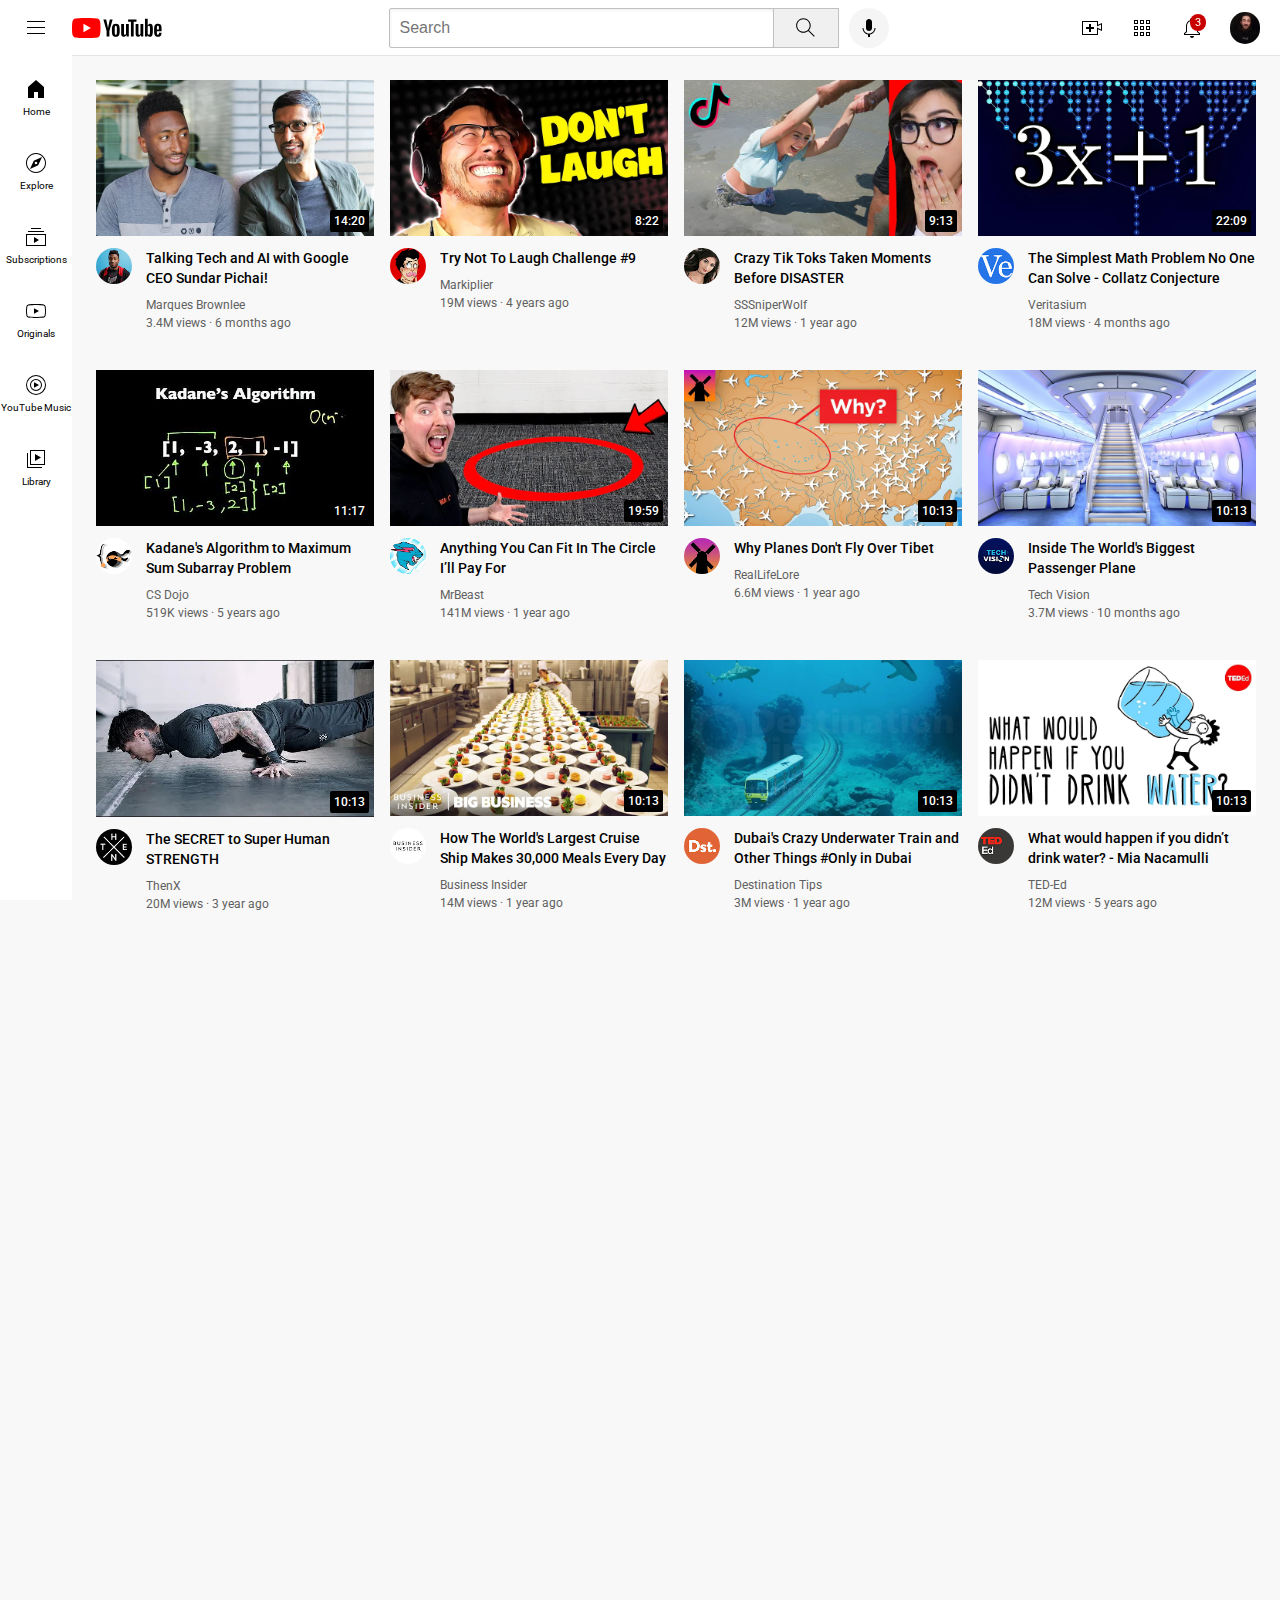
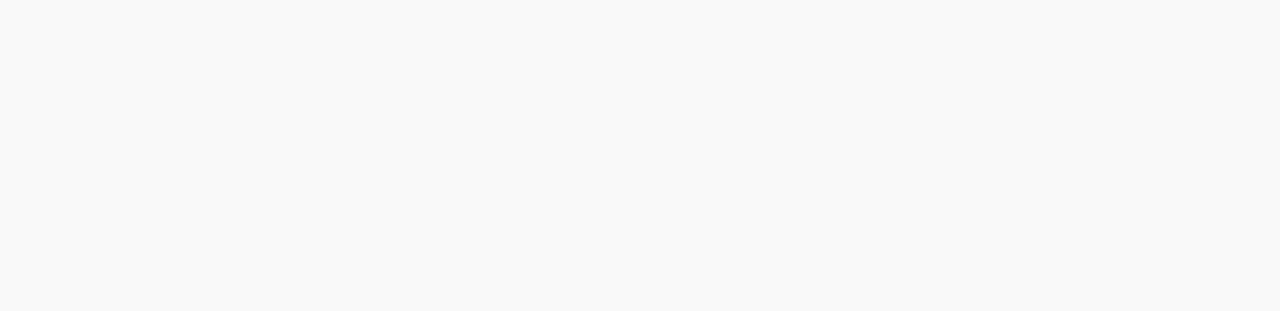
<file: index.html>
<!DOCTYPE html>
<html>
    <head>
        <title>YouTube.com CLONE</title>

        <link rel="preconnect" href="https://fonts.googleapis.com">
        <link rel="preconnect" href="https://fonts.gstatic.com" crossorigin>
        <link href="https://fonts.googleapis.com/css2?family=Roboto:wght@400;500;700&display=swap" rel="stylesheet">

        <link href="https://cdn.jsdelivr.net/npm/bootstrap@5.1.3/dist/css/bootstrap.min.css" rel="stylesheet" integrity="sha384-1BmE4kWBq78iYhFldvKuhfTAU6auU8tT94WrHftjDbrCEXSU1oBoqyl2QvZ6jIW3" crossorigin="anonymous">
        <script src="https://cdn.jsdelivr.net/npm/bootstrap@5.1.3/dist/js/bootstrap.bundle.min.js" integrity="sha384-ka7Sk0Gln4gmtz2MlQnikT1wXgYsOg+OMhuP+IlRH9sENBO0LRn5q+8nbTov4+1p" crossorigin="anonymous"></script>
        <script src="https://cdn.jsdelivr.net/npm/@popperjs/core@2.10.2/dist/umd/popper.min.js" integrity="sha384-7+zCNj/IqJ95wo16oMtfsKbZ9ccEh31eOz1HGyDuCQ6wgnyJNSYdrPa03rtR1zdB" crossorigin="anonymous"></script>
        <script src="https://cdn.jsdelivr.net/npm/bootstrap@5.1.3/dist/js/bootstrap.min.js" integrity="sha384-QJHtvGhmr9XOIpI6YVutG+2QOK9T+ZnN4kzFN1RtK3zEFEIsxhlmWl5/YESvpZ13" crossorigin="anonymous"></script>


        <link rel="stylesheet" href="styles/general.css">
        <link rel="stylesheet" href="styles/video.css">
        <link rel="stylesheet" href="styles/header.css">
        <link rel="stylesheet" href="styles/sidebar.css">
    </head>
    <body>
        <header class="header">
            <div class="left-section">
                <img class="hamburger-menu" src="icons/hamburger-menu.svg">
                <img class="youtube-logo" src="icons/youtube-logo.svg">
            </div>
            <div class="middle-section">
                <input class ="search-bar" type="text" placeholder="Search">
                <button class="search-btn">
                    <img class="search-icon" src="icons/search.svg">
                    <div class="tooltip">Search</div>
                </button>
                <!-- Put position absolute inside position relative -->
                <button class="voice-search-btn">
                    <img class="voice-search-icon" src="icons/voice-search-icon.svg">
                    <div class="tooltip">Search with your voice</div>
                </button>
            </div>
            <div class="right-section">
                <div class="upload-icon-container">
                    <img class="upload-icon" src="icons/upload.svg">
                    <div class="tooltip">Create</div>
                </div>
                <div class="youtube-apps-icon-container">
                    <img class="youtube-apps-icon" src="icons/youtube-apps.svg">
                    <div class="tooltip">YouTube Apps</div>
                </div>
                
                <div class="notifications-icon-container">
                    <img class="notification-icon" src="icons/notifications.svg">
                    <div class="notifications-count">3</div>
                    <div class="tooltip">Search</div>
                </div>
                <img class="current-user-picture" src="channel-pictures/foto.jpg">
            </div>
        </header>

        <nav class="sidebar">
            <div class="sidebar-link">
                <img src="icons/home.svg">
                <div>Home</div>
            </div>
            <div class="sidebar-link">
                <img src="icons/explore.svg">
                <div>Explore</div>
            </div>
            <div class="sidebar-link">
                <img src="icons/subscriptions.svg">
                <div>Subscriptions</div>
            </div>
            <div class="sidebar-link">
                <img src="icons/originals.svg">
                <div>Originals</div>
            </div>
            <div class="sidebar-link">
                <img src="icons/youtube-music.svg">
                <div>YouTube Music</div>
            </div>
            <div class="sidebar-link">
                <img src="icons/library.svg">
                <div>Library</div>
            </div>
        </nav>
        
        <main>
            <section class="video-grid">
                            <!-- <div class="card" style="width: 18rem;">
                                <img src="channel-pictures/foto.jpg" class="card-img-top" alt="mia foto">
                                <div class="card-body">
                                <h5 class="card-title">Card title</h5>
                                <p class="card-text">Some quick example text to build on the card title and make up the bulk of the card's content.</p>
                                <a href="#" class="btn btn-primary">Go somewhere</a>
                                </div>
                            </div>  -->
                <div class="video-preview">
                    <div class="thumbnail-row">
                        <img class="thumbnail" src="thumbnails/thumbnail-1.webp">
                        <div class="video-time">14:20</div>
                    </div>
                    <div class="video-info-grid">
                        <div class="channel-picture">
                            <img class ="profile-picture" src="channel-pictures/channel-1.jpeg">
                        </div>
                        <div class="video-info">
                            <p class="video-title" >Talking Tech and AI with Google CEO Sundar Pichai!</p>
                            <p class="video-author" >Marques Brownlee</p>
                            <p class="video-stats">3.4M views &#183; 6 months ago</p>
                        </div>
                    </div>
                </div>
                <div class="video-preview">
                    <div class="thumbnail-row">
                        <img class="thumbnail" src="thumbnails/thumbnail-2.webp">
                        <div class="video-time">8:22</div>
                    </div>
                    <div class="video-info-grid">
                        <div class="channel-picture">
                            <img class ="profile-picture" src="channel-pictures/channel-2.jpeg">
                        </div>
                        <div class="video-info">
                            <p class="video-title" >Try Not To Laugh Challenge #9</p>
                            <p class="video-author" >Markiplier</p>
                            <p class="video-stats">19M views &#183; 4 years ago</p>
                        </div>
                    </div>
                </div>
        
                <div class="video-preview">
                    <div class="thumbnail-row">
                        <img class="thumbnail" src="thumbnails/thumbnail-3.webp">
                        <div class="video-time">9:13</div>
                    </div>
                    <div class="video-info-grid">
                        <div class="channel-picture">
                            <img class ="profile-picture" src="channel-pictures/channel-3.jpeg">
                        </div>
                        <div class="video-info">
                            <p class="video-title" >Crazy Tik Toks Taken Moments Before DISASTER</p>
                            <p class="video-author" >SSSniperWolf</p>
                            <p class="video-stats">12M views &#183; 1 year ago</p>
                        </div>
                    </div>
                </div>
                <div class="video-preview">
                    <div class="thumbnail-row">
                        <img class="thumbnail" src="thumbnails/thumbnail-4.webp">
                        <div class="video-time">22:09</div>
                    </div>
                    <div class="video-info-grid">
                        <div class="channel-picture">
                            <img class ="profile-picture" src="channel-pictures/channel-4.jpeg">
                        </div>
                        <div class="video-info">
                            <p class="video-title" >The Simplest Math Problem No One Can Solve - Collatz Conjecture</p>
                            <p class="video-author" >Veritasium</p>
                            <p class="video-stats">18M views &#183; 4 months ago</p>
                        </div>
                    </div>
                </div>
        
                <div class="video-preview">
                    <div class="thumbnail-row">
                        <img class="thumbnail" src="thumbnails/thumbnail-5.webp">
                        <div class="video-time">11:17</div>
                    </div>
                    <div class="video-info-grid">
                        <div class="channel-picture">
                            <img class ="profile-picture" src="channel-pictures/channel-5.jpeg">
                        </div>
                        <div class="video-info">
                            <p class="video-title" >Kadane's Algorithm to Maximum Sum Subarray Problem</p>
                            <p class="video-author" >CS Dojo</p>
                            <p class="video-stats">519K views &#183; 5 years ago</p>
                        </div>
                    </div>
                </div>
                <div class="video-preview">
                    <div class="thumbnail-row">
                        <img class="thumbnail" src="thumbnails/thumbnail-6.webp">
                        <div class="video-time">19:59</div>
                    </div>
                    <div class="video-info-grid">
                        <div class="channel-picture">
                            <img class ="profile-picture" src="channel-pictures/channel-6.jpeg">
                        </div>
                        <div class="video-info">
                            <p class="video-title" >Anything You Can Fit In The Circle I’ll Pay For</p>
                            <p class="video-author" >MrBeast</p>
                            <p class="video-stats">141M views &#183; 1 year ago</p>
                        </div>
                    </div>
                </div>
                
                <div class="video-preview">
                    <div class="thumbnail-row">
                        <img class="thumbnail" src="thumbnails/thumbnail-7.webp">
                        <div class="video-time">10:13</div>
                    </div>
                    <div class="video-info-grid">
                        <div class="channel-picture">
                            <img class ="profile-picture" src="channel-pictures/channel-7.jpeg">
                        </div>
                        <div class="video-info">
                            <p class="video-title" >Why Planes Don't Fly Over Tibet</p>
                            <p class="video-author" >RealLifeLore</p>
                            <p class="video-stats">6.6M views &#183; 1 year ago</p>
                        </div>
                    </div>
                </div>
                <div class="video-preview">
                    <div class="thumbnail-row">
                        <img class="thumbnail" src="thumbnails/thumbnail-8.webp">
                        <div class="video-time">10:13</div>
                    </div>
                    <div class="video-info-grid">
                        <div class="channel-picture">
                            <img class ="profile-picture" src="channel-pictures/channel-8.jpeg">
                        </div>
                        <div class="video-info">
                            <p class="video-title" >Inside The World's Biggest Passenger Plane</p>
                            <p class="video-author" >Tech Vision</p>
                            <p class="video-stats">3.7M views &#183; 10 months ago</p>
                        </div>
                    </div>
                </div>
                <div class="video-preview">
                    <div class="thumbnail-row">
                        <img class="thumbnail" src="thumbnails/thumbnail-9.webp">
                        <div class="video-time">10:13</div>
                    </div>
                    <div class="video-info-grid">
                        <div class="channel-picture">
                            <img class ="profile-picture" src="channel-pictures/channel-9.jpeg">
                        </div>
                        <div class="video-info">
                            <p class="video-title" >The SECRET to Super Human STRENGTH</p>
                            <p class="video-author" >ThenX</p>
                            <p class="video-stats">20M views &#183; 3 year ago</p>
                        </div>
                    </div>
                </div>
                <div class="video-preview">
                    <div class="thumbnail-row">
                        <img class="thumbnail" src="thumbnails/thumbnail-10.webp">
                        <div class="video-time">10:13</div>
                    </div>
                    <div class="video-info-grid">
                        <div class="channel-picture">
                            <img class ="profile-picture" src="channel-pictures/channel-10.jpeg">
                        </div>
                        <div class="video-info">
                            <p class="video-title" >How The World's Largest Cruise Ship Makes 30,000 Meals Every Day</p>
                            <p class="video-author" >Business Insider</p>
                            <p class="video-stats">14M views &#183; 1 year ago</p>
                        </div>
                    </div>
                </div>
                <div class="video-preview">
                    <div class="thumbnail-row">
                        <img class="thumbnail" src="thumbnails/thumbnail-11.webp">
                        <div class="video-time">10:13</div>
                    </div>
                    <div class="video-info-grid">
                        <div class="channel-picture">
                            <img class ="profile-picture" src="channel-pictures/channel-11.jpeg">
                        </div>
                        <div class="video-info">
                            <p class="video-title">Dubai's Crazy Underwater Train and Other Things &#35;Only in Dubai</p>
                            <p class="video-author" >Destination Tips</p>
                            <p class="video-stats">3M views &#183; 1 year ago</p>
                        </div>
                    </div>
                </div>
                <div class="video-preview">
                    <div class="thumbnail-row">
                        <img class="thumbnail" src="thumbnails/thumbnail-12.webp">
                        <div class="video-time">10:13</div>
                    </div>
                    <div class="video-info-grid">
                        <div class="channel-picture">
                            <img class ="profile-picture" src="channel-pictures/channel-12.jpeg">
                        </div>
                        <div class="video-info">
                            <p class="video-title">What would happen if you didn’t drink water? - Mia Nacamulli</p>
                            <p class="video-author" >TED-Ed</p>
                            <p class="video-stats">12M views &#183; 5 years ago</p>
                        </div>
                    </div>
                </div>
            </section>
        </main>
        

        
    </body>
</html>
</file>
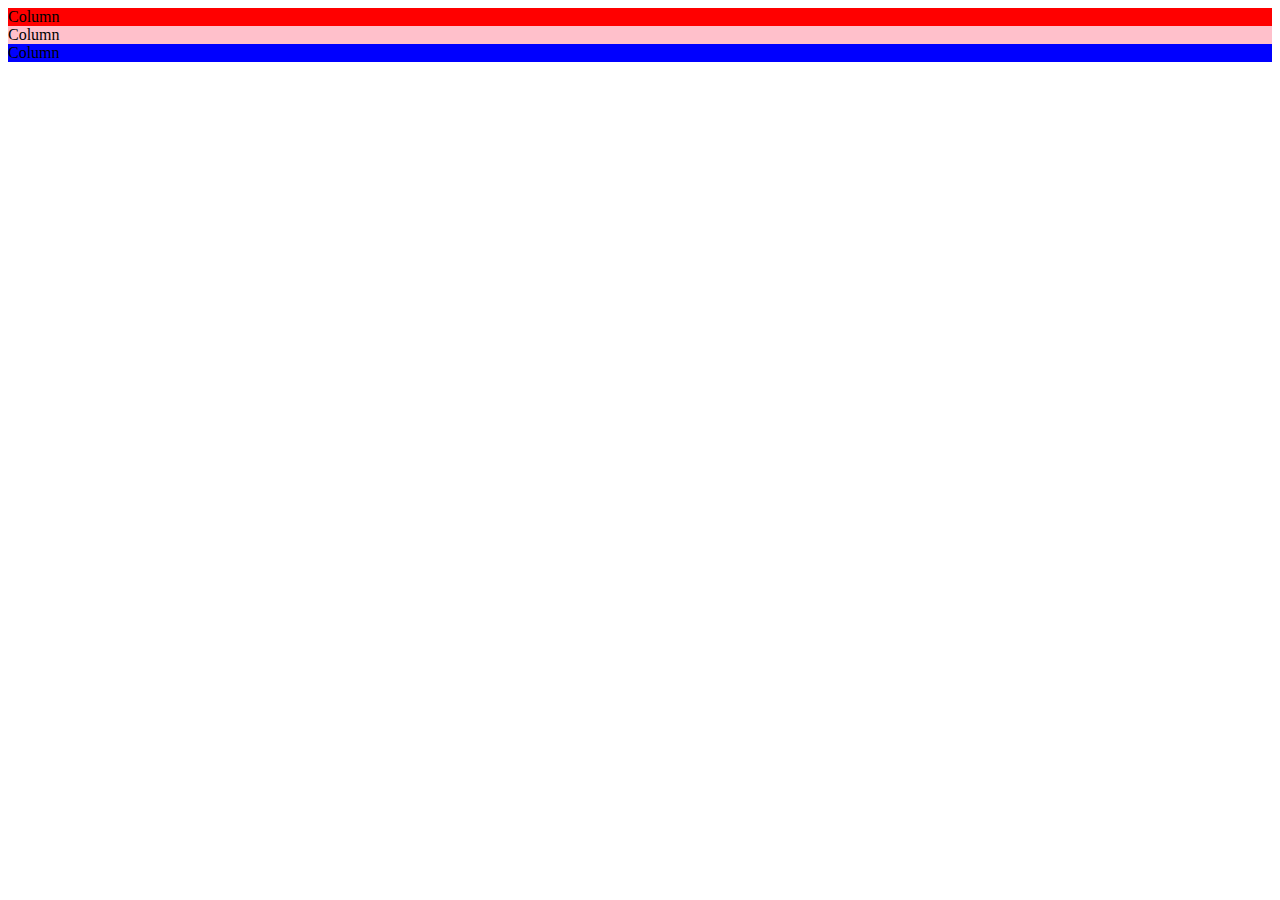
<file: boostrap.html>
<!DOCTYPE html>
<html lang="en">
<head>
    <meta charset="UTF-8">
    <meta http-equiv="X-UA-Compatible" content="IE=edge">
    <meta name="viewport" content="width=device-width, initial-scale=1.0">
    <title>Document</title>
    <link href="https://cdn.jsdelivr.net/npm/bootstrap@5.1.3/dist/css/bootstrap.min.css" rel="stylesheet" integrity="sha384-1BmE4kWBq78iYhFldvKuhfTAU6auU8tT94WrHftjDbrCEXSU1oBoqyl2QvZ6jIW3" crossorigin="anonymous">
    <script src="https://cdn.jsdelivr.net/npm/bootstrap@5.1.3/dist/js/bootstrap.bundle.min.js" integrity="sha384-ka7Sk0Gln4gmtz2MlQnikT1wXgYsOg+OMhuP+IlRH9sENBO0LRn5q+8nbTov4+1p" crossorigin="anonymous"></script>
    <script src="https://cdn.jsdelivr.net/npm/@popperjs/core@2.10.2/dist/umd/popper.min.js" integrity="sha384-7+zCNj/IqJ95wo16oMtfsKbZ9ccEh31eOz1HGyDuCQ6wgnyJNSYdrPa03rtR1zdB" crossorigin="anonymous"></script>
    <script src="https://cdn.jsdelivr.net/npm/bootstrap@5.1.3/dist/js/bootstrap.min.js" integrity="sha384-QJHtvGhmr9XOIpI6YVutG+2QOK9T+ZnN4kzFN1RtK3zEFEIsxhlmWl5/YESvpZ13" crossorigin="anonymous"></script>

</head>
<body>
    
        <div class="row col-md-12 col-xs-12" >
          <div class="col-md-4 col-xs-1" style="
            background-color: red;
          ">
            Column
          </div>
          <div class="col-md-4 col-xs-1" style="
          background-color: pink;
        ">
            Column
          </div>
          <div class="col-md-4 col-xs-1" style="
          background-color: blue;
        ">
            Column
          </div>
        </div>
      
</body>
</html>
</file>
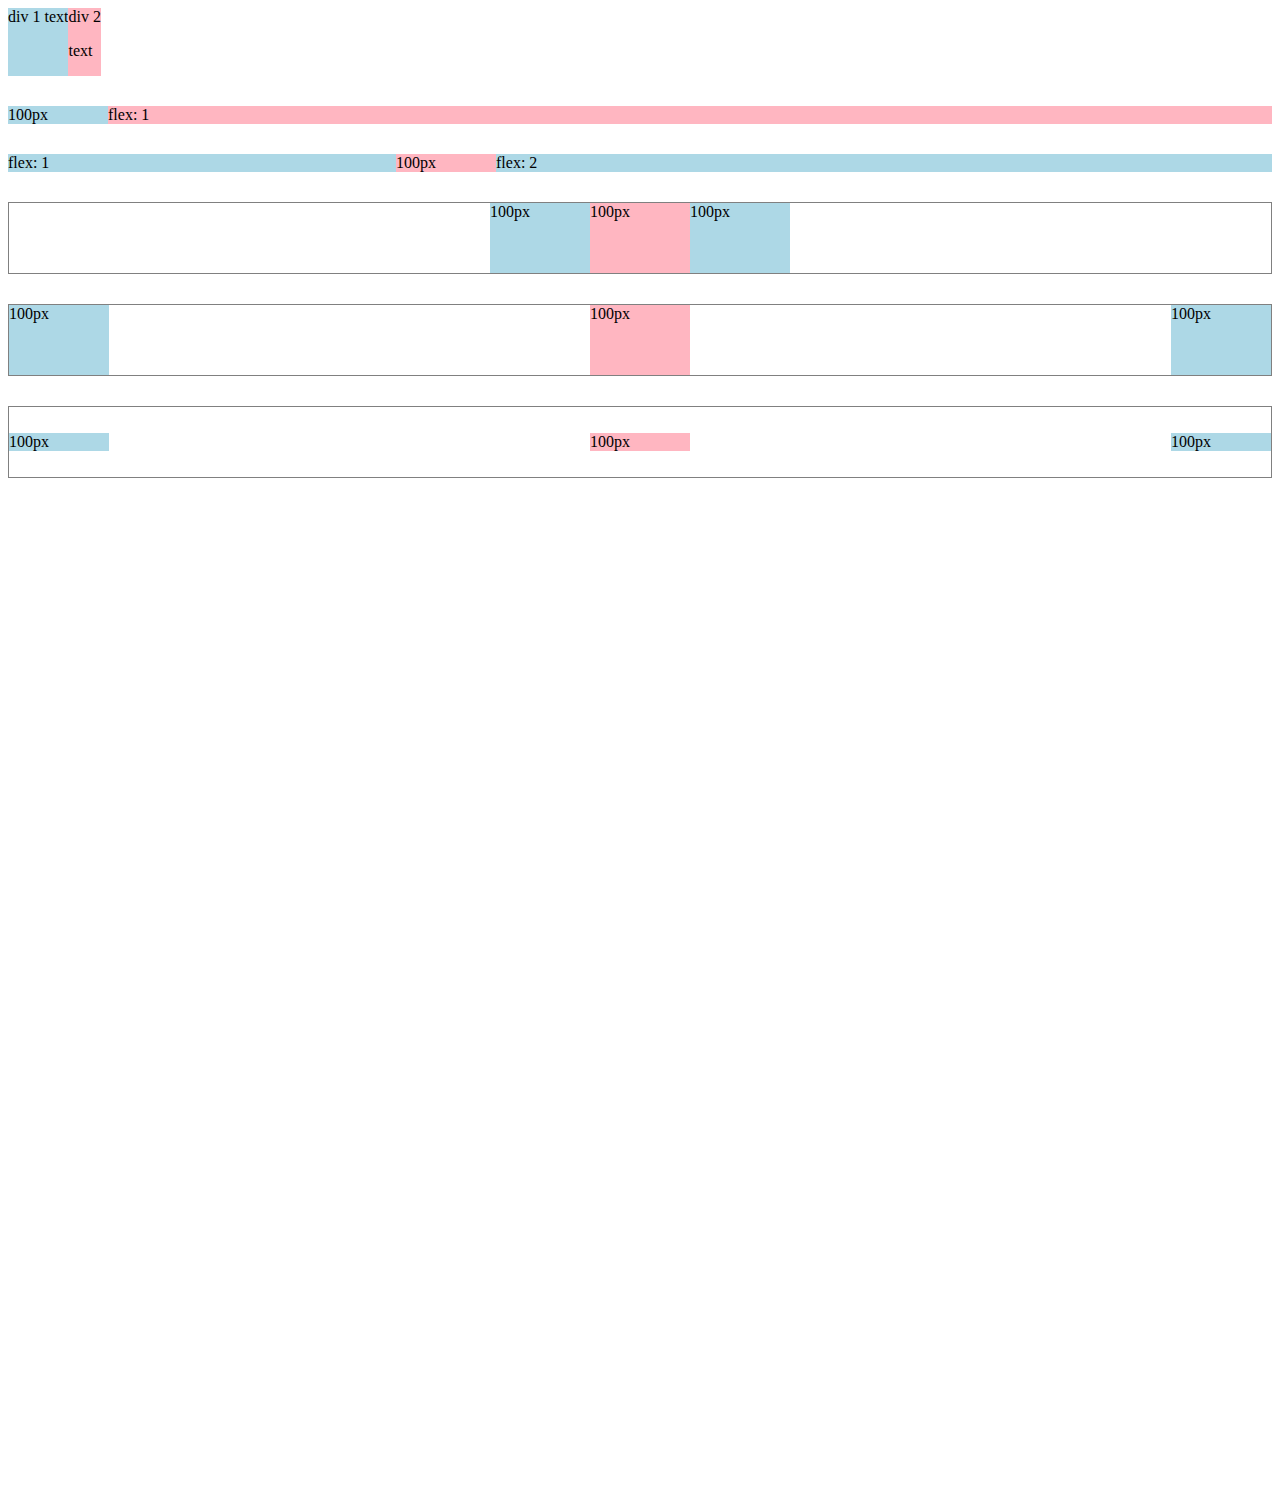
<file: flexbox.html>
<!DOCTYPE html>
<html>
    <head>
        <title>Flexbox Practice</title>
    </head>
    <body style="padding-bottom: 1000px;">
        <div style="
            display: flex;
            flex-direction: row;
        ">
            <div style="background-color: lightblue;">div 1 text</div>
            <div style="background-color: lightpink;">div 2 <p>text</p></div>
        </div>
        <div style="
            margin-top: 30px;
            display: flex;
            flex-direction: row;
            ">
            <div style="
                background-color: lightblue;
                width: 100px;
            ">100px</div>
            <div style="
                background-color: lightpink;
                flex: 1;
            ">flex: 1</div>
        </div>
        <div style="
            margin-top: 30px;
            display: flex;
            flex-direction: row;
            ">
            <div style="
                background-color: lightblue;
                flex: 1;
            ">flex: 1</div>
            <div style="
                background-color: lightpink;
                width: 100px;
            ">100px</div>
            <div style="
                background-color: lightblue;
                flex: 2;
            ">flex: 2</div>
        </div>

        <div style="
            margin-top: 30px;
            height: 70px;
            border-width: 1px;
            border-style: solid;
            border-color: grey;

            display: flex;
            flex-direction: row;
            justify-content: center;
            ">
            <div style="
                background-color: lightblue;
                width: 100px;
            ">100px</div>
            <div style="
                background-color: lightpink;
                width: 100px;
            ">100px</div>
            <div style="
                background-color: lightblue;
                width: 100px;
            ">100px</div>
        </div>
        <div style="
            margin-top: 30px;
            height: 70px;
            border-width: 1px;
            border-style: solid;
            border-color: grey;

            display: flex;
            flex-direction: row;
            justify-content: space-between;
            ">
            <div style="
                background-color: lightblue;
                width: 100px;
            ">100px</div>
            <div style="
                background-color: lightpink;
                width: 100px;
            ">100px</div>
            <div style="
                background-color: lightblue;
                width: 100px;
            ">100px</div>
        </div>
        <div style="
            margin-top: 30px;
            height: 70px;
            border-width: 1px;
            border-style: solid;
            border-color: grey;

            display: flex;
            flex-direction: row;
            justify-content: space-between;
            align-items: center;
            ">
            <div style="
                background-color: lightblue;
                width: 100px;
            ">100px</div>
            <div style="
                background-color: lightpink;
                width: 100px;
            ">100px</div>
            <div style="
                background-color: lightblue;
                width: 100px;
            ">100px</div>
        </div>
    </body>
</html>
</file>
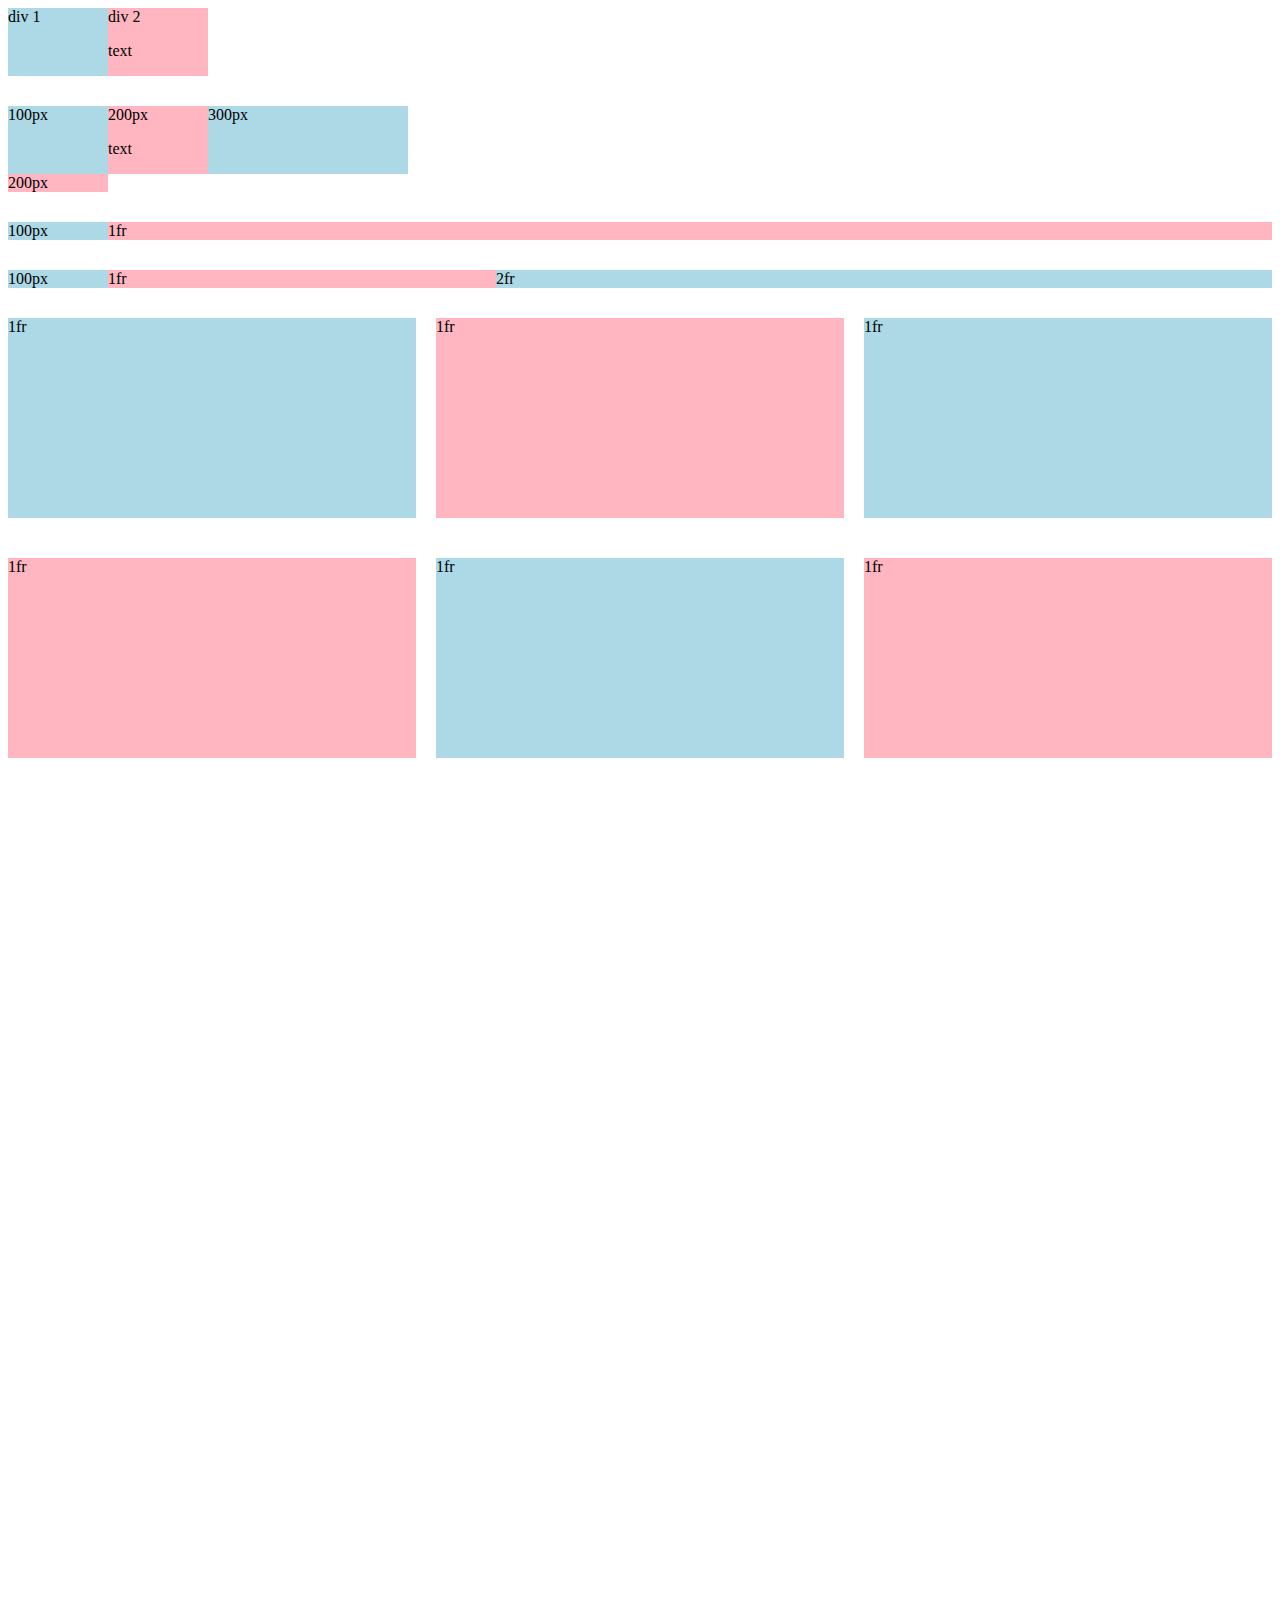
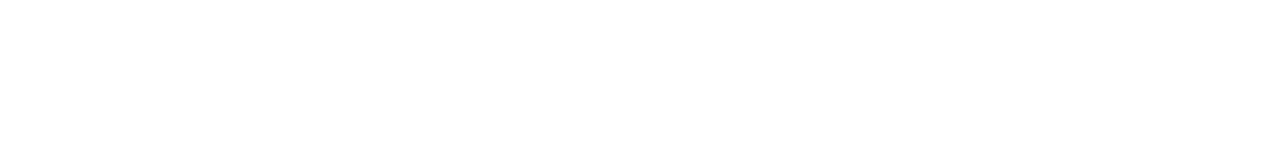
<file: grid.html>
<!DOCTYPE html>
<html>
    <head>
        <title>Grid Practice</title>
    </head>
    <body style="padding-bottom: 1000px;">
        <div style="
            display: grid;
            grid-template-columns: 100px 100px;
        ">
            <div style="background-color: lightblue;">div 1</div>
            <div style="background-color: lightpink;">div 2 <p>text</p></div>
        </div>

        <div style="
            margin-top: 30px;
            display: grid;
            grid-template-columns: 100px 100px 200px;
            ">
            <div style="background-color: lightblue;">100px</div>
            <div style="background-color: lightpink;">200px<p>text</p></div>
            <div style="background-color: lightblue;">300px</div>
            <div style="background-color: lightpink;">200px</div>
        </div>
        <div style="
            margin-top: 30px;
            display: grid;
            grid-template-columns: 100px 1fr;
            ">
            <div style="background-color: lightblue;">100px</div>
            <div style="background-color: lightpink;">1fr</div>
        </div>
        <div style="
            margin-top: 30px;
            display: grid;
            grid-template-columns: 100px 1fr 2fr;
            ">
            <div style="background-color: lightblue;">100px</div>
            <div style="background-color: lightpink;">1fr</div>
            <div style="background-color: lightblue;">2fr</div>
        </div>
        <div style="
            margin-top: 30px;
            display: grid;
            grid-template-columns: 1fr 1fr 1fr;
            column-gap: 20px;
            row-gap: 40px;
            ">
            <div style="background-color: lightblue; height: 200px;">1fr</div>
            <div style="background-color: lightpink; height: 200px;">1fr</div>
            <div style="background-color: lightblue; height: 200px;">1fr</div>
            <div style="background-color: lightpink; height: 200px;">1fr</div>
            <div style="background-color: lightblue; height: 200px;">1fr</div>
            <div style="background-color: lightpink; height: 200px;">1fr</div>
        </div>
    </body>
</html>
</file>
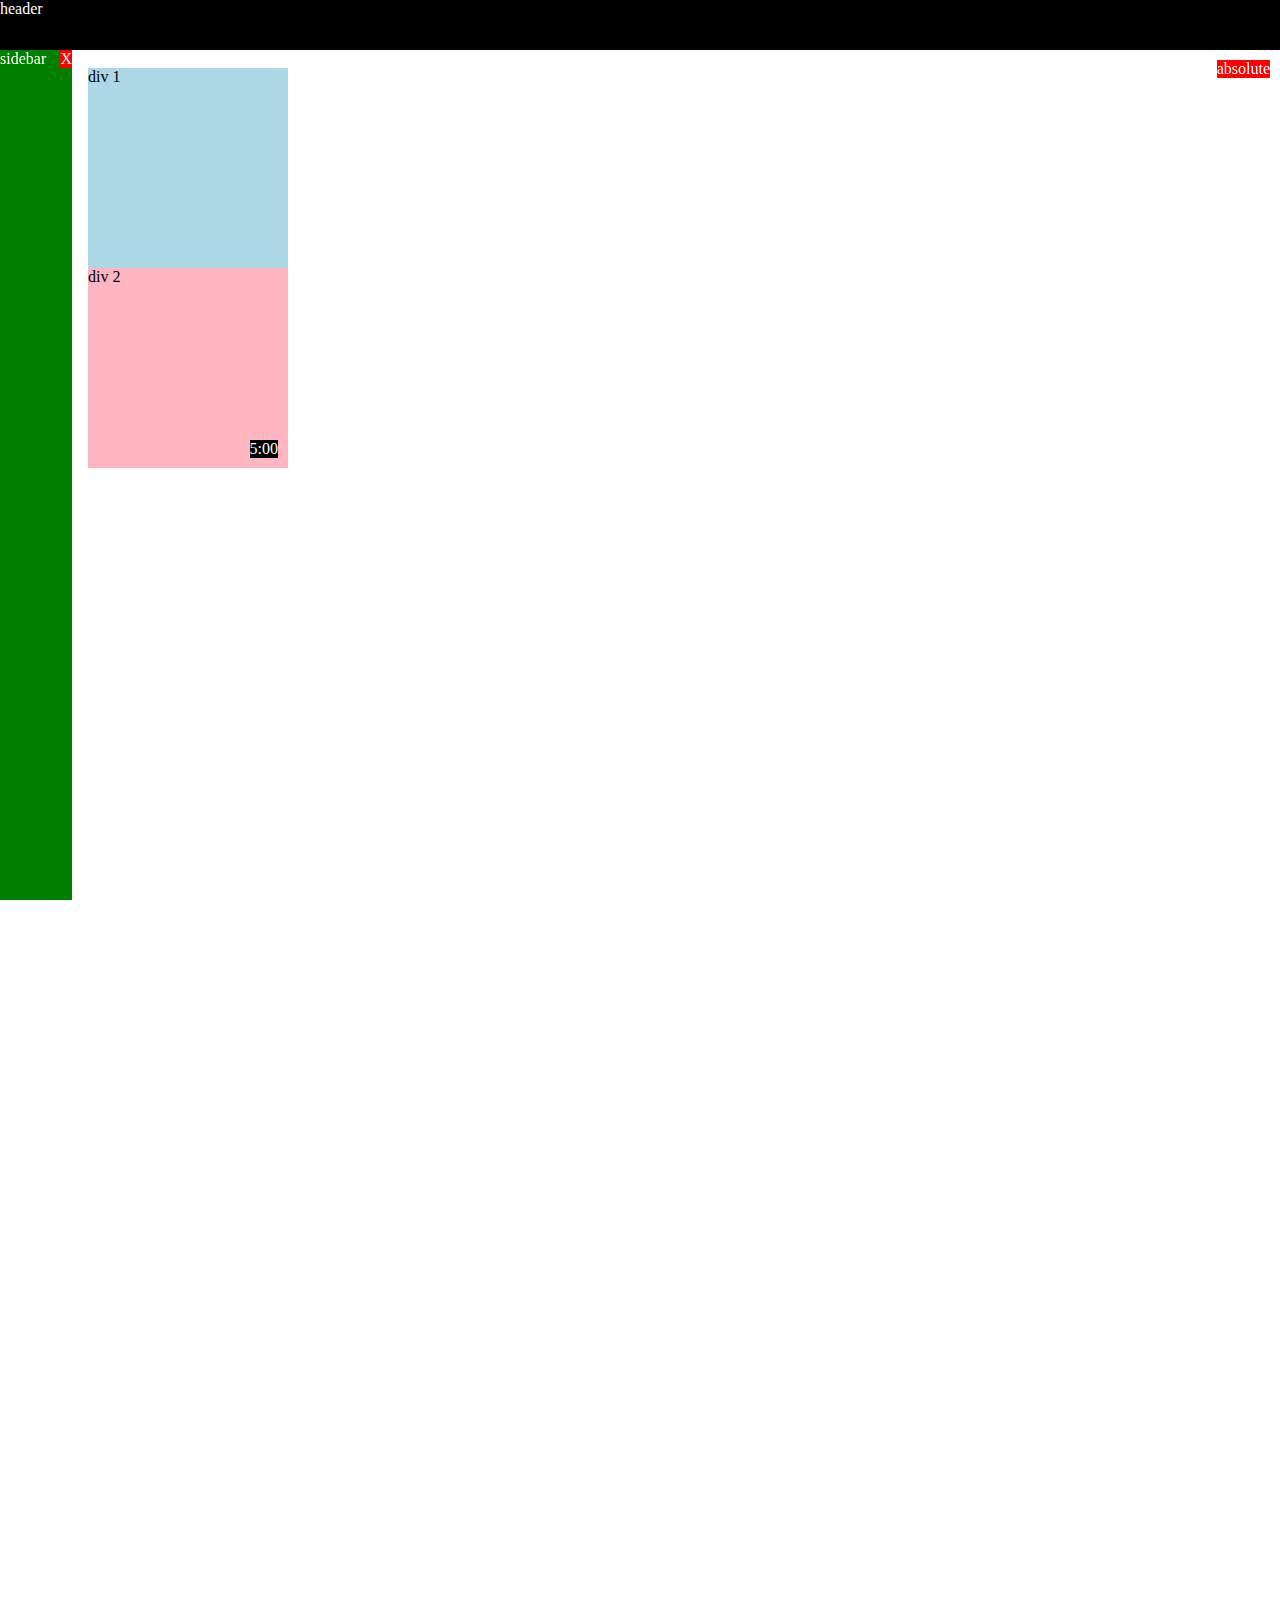
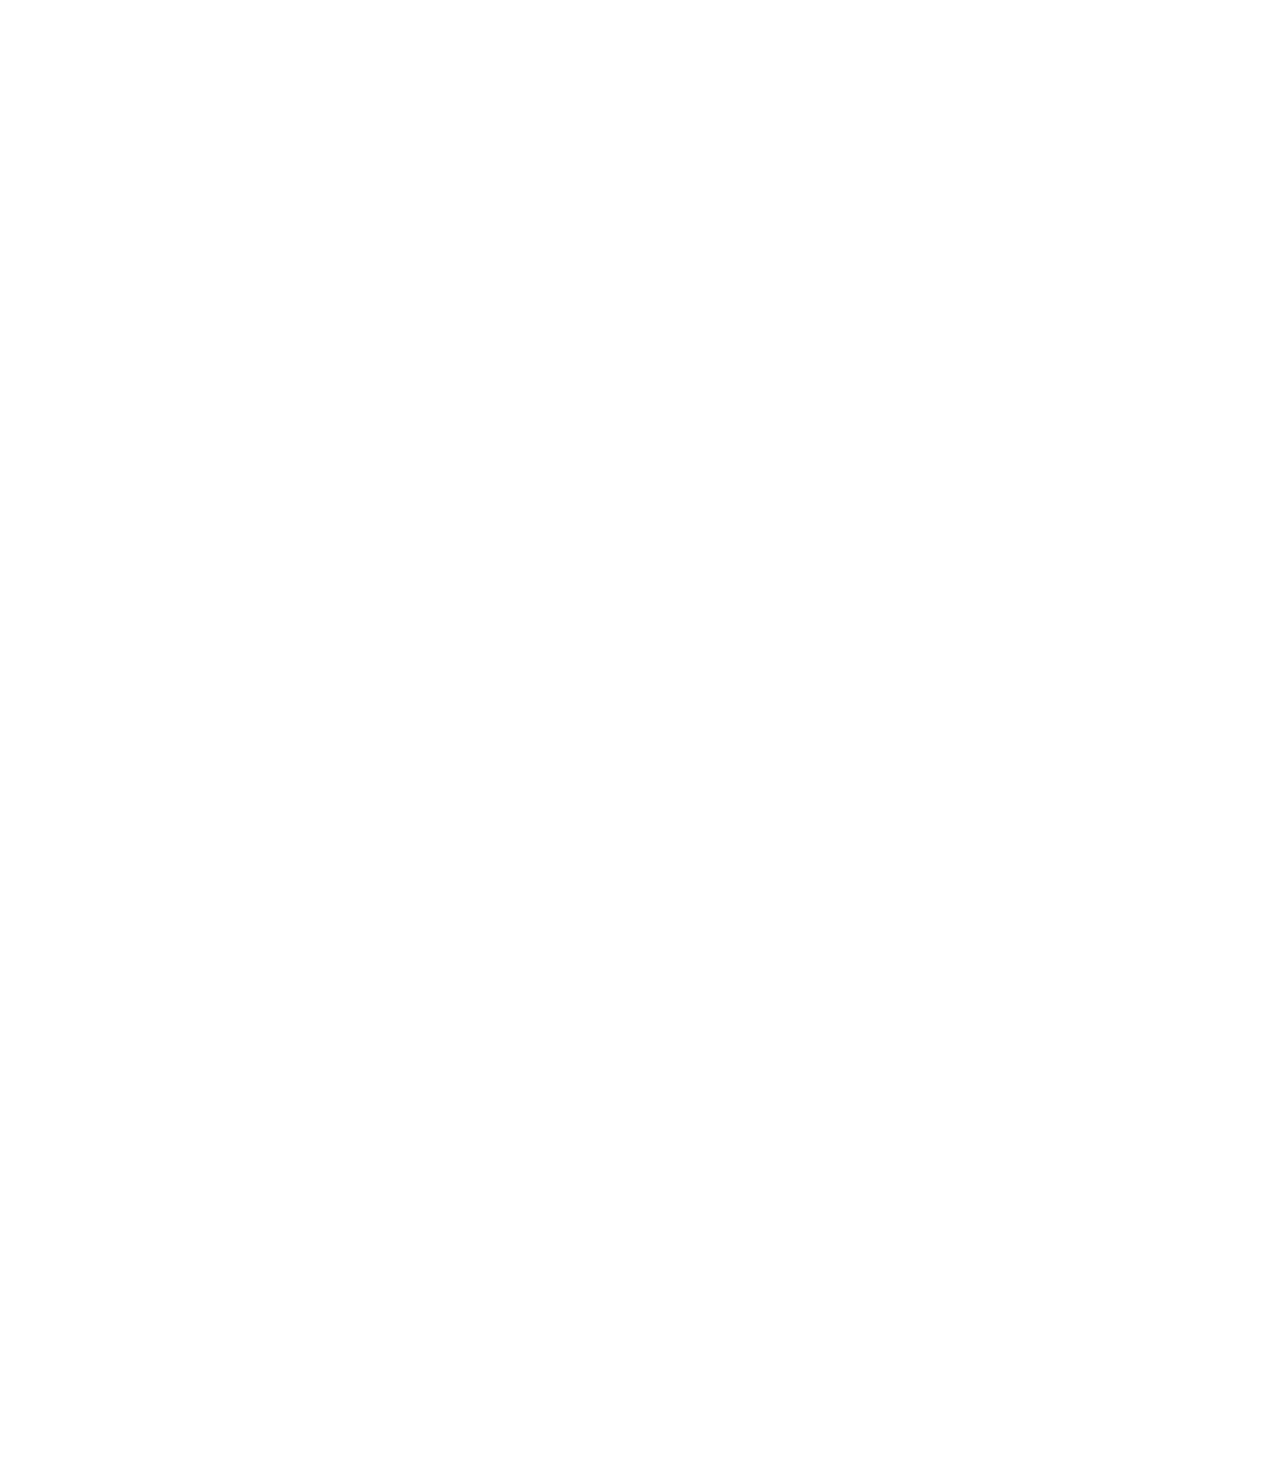
<file: postion.html>
<!DOCTYPE html>
<html>
    <head>
        <title>Position Practice</title>
    </head>
    <body style="
        height: 3000px;
        padding-top: 60px;
        padding-left: 80px;
    ">
        <div style="
            background-color: black;
            color: white;
            position: fixed;
            top: 0;
            left: 0;
            right: 0;
            height: 50px;
            z-index: 1;
        ">header</div>

    <div style="
        background-color: green;
        color: white;
        position: fixed;
        bottom: 0;
        left: 0;
        top: 50px;
        width: 72px;
    ">
    sidebar
        <div style="
            background-color: red;
            color: white;
            position: absolute;
            right: 0;
            top: 0;
            z-index: 2;
        ">
            X
        </div>
    </div>

    <div style="
        background-color: red;
        color: white;
        position: absolute;
        right: 10px;
        top: 60px;
        z-index: 2;
    ">
        absolute
    </div>

        <div style="
            background-color: lightblue;
            height: 200px;
            width: 200px;
            position: static;
        ">div 1</div>
        <div style="
            background-color: lightpink;
            height: 200px;
            width: 200px;
            position: relative;
        ">
        div 2
            <div style="
                background-color: black;
                color: white;
                position: absolute;
                bottom: 10px;
                right: 10px;
            ">
                5:00
            </div>
        </div>
    </body>
</html>
</file>
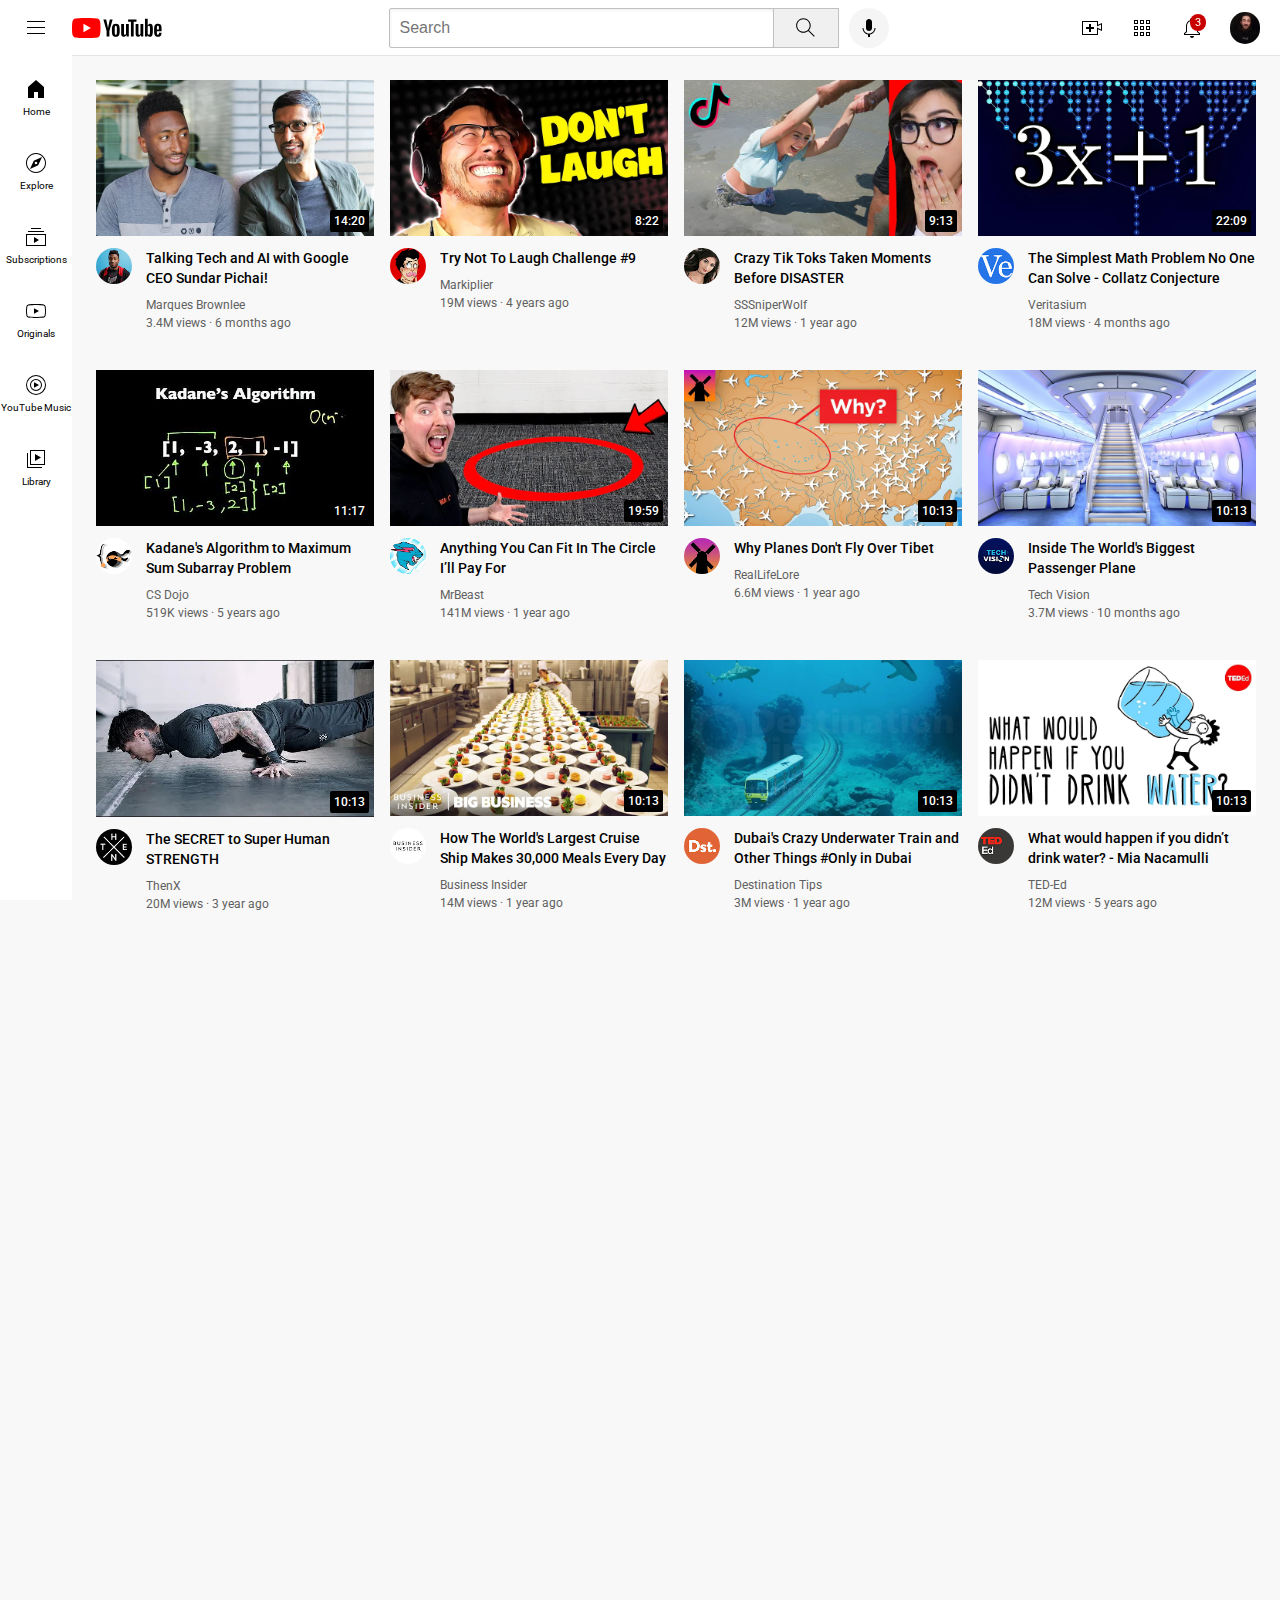
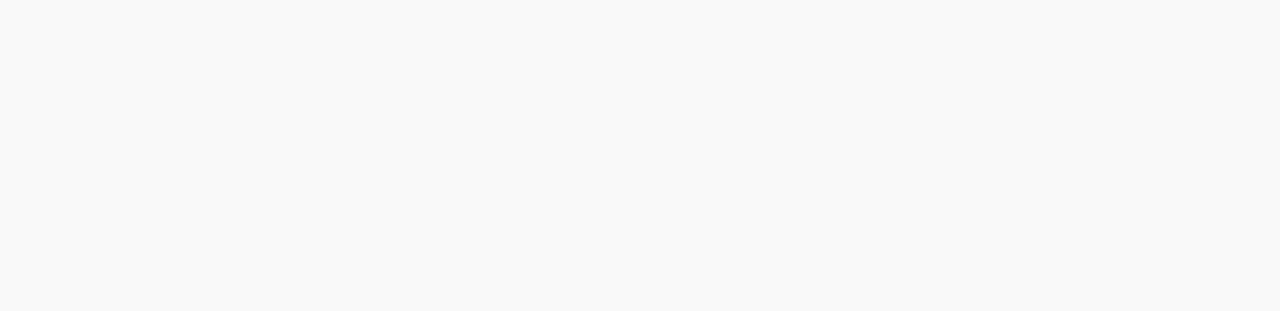
<file: youtube.html>
<!DOCTYPE html>
<html>
    <head>
        <title>YouTube.com CLONE</title>

        <link rel="preconnect" href="https://fonts.googleapis.com">
        <link rel="preconnect" href="https://fonts.gstatic.com" crossorigin>
        <link href="https://fonts.googleapis.com/css2?family=Roboto:wght@400;500;700&display=swap" rel="stylesheet">

        <link href="https://cdn.jsdelivr.net/npm/bootstrap@5.1.3/dist/css/bootstrap.min.css" rel="stylesheet" integrity="sha384-1BmE4kWBq78iYhFldvKuhfTAU6auU8tT94WrHftjDbrCEXSU1oBoqyl2QvZ6jIW3" crossorigin="anonymous">
        <script src="https://cdn.jsdelivr.net/npm/bootstrap@5.1.3/dist/js/bootstrap.bundle.min.js" integrity="sha384-ka7Sk0Gln4gmtz2MlQnikT1wXgYsOg+OMhuP+IlRH9sENBO0LRn5q+8nbTov4+1p" crossorigin="anonymous"></script>
        <script src="https://cdn.jsdelivr.net/npm/@popperjs/core@2.10.2/dist/umd/popper.min.js" integrity="sha384-7+zCNj/IqJ95wo16oMtfsKbZ9ccEh31eOz1HGyDuCQ6wgnyJNSYdrPa03rtR1zdB" crossorigin="anonymous"></script>
        <script src="https://cdn.jsdelivr.net/npm/bootstrap@5.1.3/dist/js/bootstrap.min.js" integrity="sha384-QJHtvGhmr9XOIpI6YVutG+2QOK9T+ZnN4kzFN1RtK3zEFEIsxhlmWl5/YESvpZ13" crossorigin="anonymous"></script>


        <link rel="stylesheet" href="styles/general.css">
        <link rel="stylesheet" href="styles/video.css">
        <link rel="stylesheet" href="styles/header.css">
        <link rel="stylesheet" href="styles/sidebar.css">
    </head>
    <body>
        <header class="header">
            <div class="left-section">
                <img class="hamburger-menu" src="icons/hamburger-menu.svg">
                <img class="youtube-logo" src="icons/youtube-logo.svg">
            </div>
            <div class="middle-section">
                <input class ="search-bar" type="text" placeholder="Search">
                <button class="search-btn">
                    <img class="search-icon" src="icons/search.svg">
                    <div class="tooltip">Search</div>
                </button>
                <!-- Put position absolute inside position relative -->
                <button class="voice-search-btn">
                    <img class="voice-search-icon" src="icons/voice-search-icon.svg">
                    <div class="tooltip">Search with your voice</div>
                </button>
            </div>
            <div class="right-section">
                <div class="upload-icon-container">
                    <img class="upload-icon" src="icons/upload.svg">
                    <div class="tooltip">Create</div>
                </div>
                <div class="youtube-apps-icon-container">
                    <img class="youtube-apps-icon" src="icons/youtube-apps.svg">
                    <div class="tooltip">YouTube Apps</div>
                </div>
                
                <div class="notifications-icon-container">
                    <img class="notification-icon" src="icons/notifications.svg">
                    <div class="notifications-count">3</div>
                    <div class="tooltip">Search</div>
                </div>
                <img class="current-user-picture" src="channel-pictures/foto.jpg">
            </div>
        </header>

        <nav class="sidebar">
            <div class="sidebar-link">
                <img src="icons/home.svg">
                <div>Home</div>
            </div>
            <div class="sidebar-link">
                <img src="icons/explore.svg">
                <div>Explore</div>
            </div>
            <div class="sidebar-link">
                <img src="icons/subscriptions.svg">
                <div>Subscriptions</div>
            </div>
            <div class="sidebar-link">
                <img src="icons/originals.svg">
                <div>Originals</div>
            </div>
            <div class="sidebar-link">
                <img src="icons/youtube-music.svg">
                <div>YouTube Music</div>
            </div>
            <div class="sidebar-link">
                <img src="icons/library.svg">
                <div>Library</div>
            </div>
        </nav>
        
        <main>
            <section class="video-grid">
                            <!-- <div class="card" style="width: 18rem;">
                                <img src="channel-pictures/foto.jpg" class="card-img-top" alt="mia foto">
                                <div class="card-body">
                                <h5 class="card-title">Card title</h5>
                                <p class="card-text">Some quick example text to build on the card title and make up the bulk of the card's content.</p>
                                <a href="#" class="btn btn-primary">Go somewhere</a>
                                </div>
                            </div>  -->
                <div class="video-preview">
                    <div class="thumbnail-row">
                        <img class="thumbnail" src="thumbnails/thumbnail-1.webp">
                        <div class="video-time">14:20</div>
                    </div>
                    <div class="video-info-grid">
                        <div class="channel-picture">
                            <img class ="profile-picture" src="channel-pictures/channel-1.jpeg">
                        </div>
                        <div class="video-info">
                            <p class="video-title" >Talking Tech and AI with Google CEO Sundar Pichai!</p>
                            <p class="video-author" >Marques Brownlee</p>
                            <p class="video-stats">3.4M views &#183; 6 months ago</p>
                        </div>
                    </div>
                </div>
                <div class="video-preview">
                    <div class="thumbnail-row">
                        <img class="thumbnail" src="thumbnails/thumbnail-2.webp">
                        <div class="video-time">8:22</div>
                    </div>
                    <div class="video-info-grid">
                        <div class="channel-picture">
                            <img class ="profile-picture" src="channel-pictures/channel-2.jpeg">
                        </div>
                        <div class="video-info">
                            <p class="video-title" >Try Not To Laugh Challenge #9</p>
                            <p class="video-author" >Markiplier</p>
                            <p class="video-stats">19M views &#183; 4 years ago</p>
                        </div>
                    </div>
                </div>
        
                <div class="video-preview">
                    <div class="thumbnail-row">
                        <img class="thumbnail" src="thumbnails/thumbnail-3.webp">
                        <div class="video-time">9:13</div>
                    </div>
                    <div class="video-info-grid">
                        <div class="channel-picture">
                            <img class ="profile-picture" src="channel-pictures/channel-3.jpeg">
                        </div>
                        <div class="video-info">
                            <p class="video-title" >Crazy Tik Toks Taken Moments Before DISASTER</p>
                            <p class="video-author" >SSSniperWolf</p>
                            <p class="video-stats">12M views &#183; 1 year ago</p>
                        </div>
                    </div>
                </div>
                <div class="video-preview">
                    <div class="thumbnail-row">
                        <img class="thumbnail" src="thumbnails/thumbnail-4.webp">
                        <div class="video-time">22:09</div>
                    </div>
                    <div class="video-info-grid">
                        <div class="channel-picture">
                            <img class ="profile-picture" src="channel-pictures/channel-4.jpeg">
                        </div>
                        <div class="video-info">
                            <p class="video-title" >The Simplest Math Problem No One Can Solve - Collatz Conjecture</p>
                            <p class="video-author" >Veritasium</p>
                            <p class="video-stats">18M views &#183; 4 months ago</p>
                        </div>
                    </div>
                </div>
        
                <div class="video-preview">
                    <div class="thumbnail-row">
                        <img class="thumbnail" src="thumbnails/thumbnail-5.webp">
                        <div class="video-time">11:17</div>
                    </div>
                    <div class="video-info-grid">
                        <div class="channel-picture">
                            <img class ="profile-picture" src="channel-pictures/channel-5.jpeg">
                        </div>
                        <div class="video-info">
                            <p class="video-title" >Kadane's Algorithm to Maximum Sum Subarray Problem</p>
                            <p class="video-author" >CS Dojo</p>
                            <p class="video-stats">519K views &#183; 5 years ago</p>
                        </div>
                    </div>
                </div>
                <div class="video-preview">
                    <div class="thumbnail-row">
                        <img class="thumbnail" src="thumbnails/thumbnail-6.webp">
                        <div class="video-time">19:59</div>
                    </div>
                    <div class="video-info-grid">
                        <div class="channel-picture">
                            <img class ="profile-picture" src="channel-pictures/channel-6.jpeg">
                        </div>
                        <div class="video-info">
                            <p class="video-title" >Anything You Can Fit In The Circle I’ll Pay For</p>
                            <p class="video-author" >MrBeast</p>
                            <p class="video-stats">141M views &#183; 1 year ago</p>
                        </div>
                    </div>
                </div>
                
                <div class="video-preview">
                    <div class="thumbnail-row">
                        <img class="thumbnail" src="thumbnails/thumbnail-7.webp">
                        <div class="video-time">10:13</div>
                    </div>
                    <div class="video-info-grid">
                        <div class="channel-picture">
                            <img class ="profile-picture" src="channel-pictures/channel-7.jpeg">
                        </div>
                        <div class="video-info">
                            <p class="video-title" >Why Planes Don't Fly Over Tibet</p>
                            <p class="video-author" >RealLifeLore</p>
                            <p class="video-stats">6.6M views &#183; 1 year ago</p>
                        </div>
                    </div>
                </div>
                <div class="video-preview">
                    <div class="thumbnail-row">
                        <img class="thumbnail" src="thumbnails/thumbnail-8.webp">
                        <div class="video-time">10:13</div>
                    </div>
                    <div class="video-info-grid">
                        <div class="channel-picture">
                            <img class ="profile-picture" src="channel-pictures/channel-8.jpeg">
                        </div>
                        <div class="video-info">
                            <p class="video-title" >Inside The World's Biggest Passenger Plane</p>
                            <p class="video-author" >Tech Vision</p>
                            <p class="video-stats">3.7M views &#183; 10 months ago</p>
                        </div>
                    </div>
                </div>
                <div class="video-preview">
                    <div class="thumbnail-row">
                        <img class="thumbnail" src="thumbnails/thumbnail-9.webp">
                        <div class="video-time">10:13</div>
                    </div>
                    <div class="video-info-grid">
                        <div class="channel-picture">
                            <img class ="profile-picture" src="channel-pictures/channel-9.jpeg">
                        </div>
                        <div class="video-info">
                            <p class="video-title" >The SECRET to Super Human STRENGTH</p>
                            <p class="video-author" >ThenX</p>
                            <p class="video-stats">20M views &#183; 3 year ago</p>
                        </div>
                    </div>
                </div>
                <div class="video-preview">
                    <div class="thumbnail-row">
                        <img class="thumbnail" src="thumbnails/thumbnail-10.webp">
                        <div class="video-time">10:13</div>
                    </div>
                    <div class="video-info-grid">
                        <div class="channel-picture">
                            <img class ="profile-picture" src="channel-pictures/channel-10.jpeg">
                        </div>
                        <div class="video-info">
                            <p class="video-title" >How The World's Largest Cruise Ship Makes 30,000 Meals Every Day</p>
                            <p class="video-author" >Business Insider</p>
                            <p class="video-stats">14M views &#183; 1 year ago</p>
                        </div>
                    </div>
                </div>
                <div class="video-preview">
                    <div class="thumbnail-row">
                        <img class="thumbnail" src="thumbnails/thumbnail-11.webp">
                        <div class="video-time">10:13</div>
                    </div>
                    <div class="video-info-grid">
                        <div class="channel-picture">
                            <img class ="profile-picture" src="channel-pictures/channel-11.jpeg">
                        </div>
                        <div class="video-info">
                            <p class="video-title">Dubai's Crazy Underwater Train and Other Things &#35;Only in Dubai</p>
                            <p class="video-author" >Destination Tips</p>
                            <p class="video-stats">3M views &#183; 1 year ago</p>
                        </div>
                    </div>
                </div>
                <div class="video-preview">
                    <div class="thumbnail-row">
                        <img class="thumbnail" src="thumbnails/thumbnail-12.webp">
                        <div class="video-time">10:13</div>
                    </div>
                    <div class="video-info-grid">
                        <div class="channel-picture">
                            <img class ="profile-picture" src="channel-pictures/channel-12.jpeg">
                        </div>
                        <div class="video-info">
                            <p class="video-title">What would happen if you didn’t drink water? - Mia Nacamulli</p>
                            <p class="video-author" >TED-Ed</p>
                            <p class="video-stats">12M views &#183; 5 years ago</p>
                        </div>
                    </div>
                </div>
            </section>
        </main>
        

        
    </body>
</html>
</file>
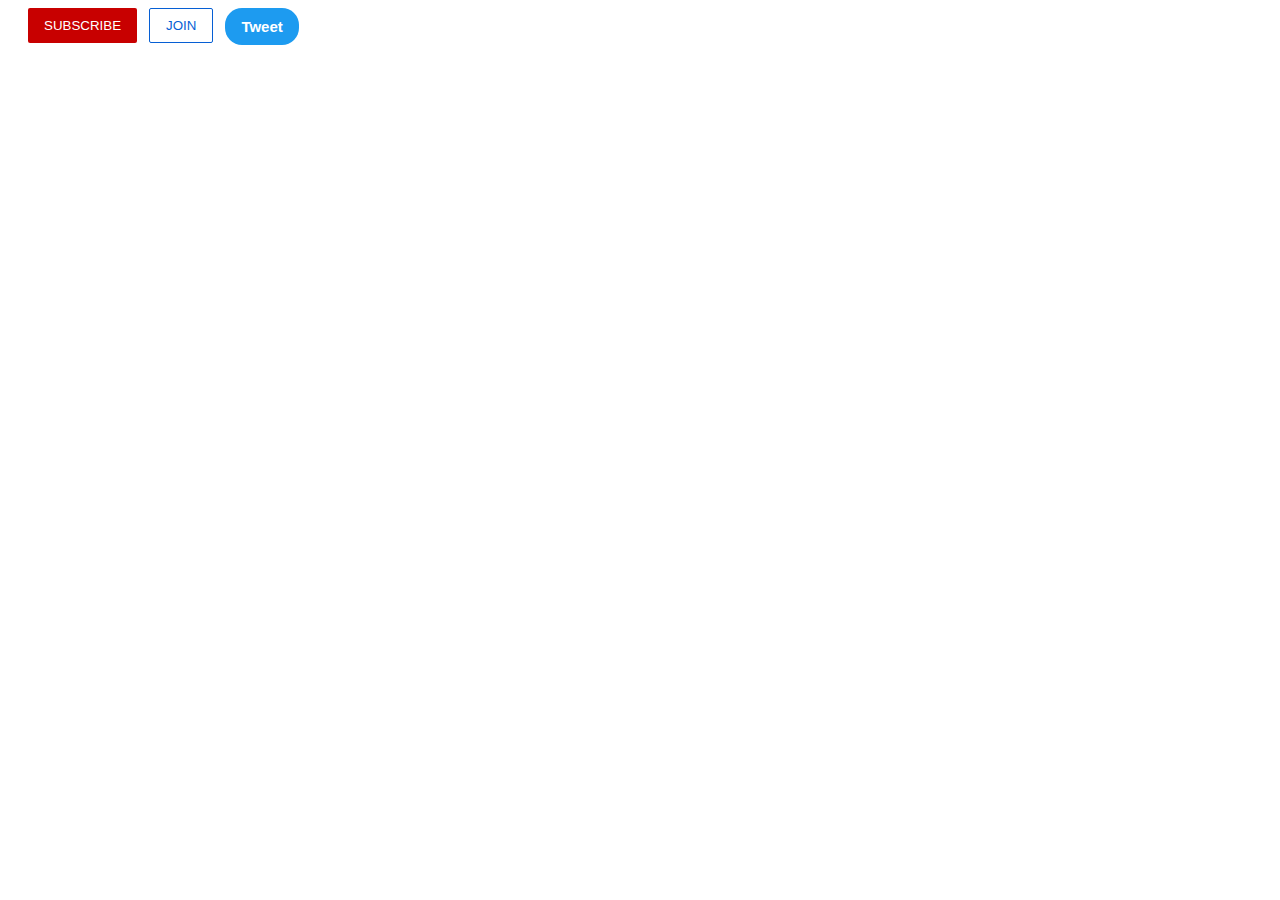
<file: intro-to-html/styles/buttons.html>
<!DOCTYPE html>
<html>
    <head>
        <title>Buttons Practice</title>
        <link rel="stylesheet" href="buttons.css">
    </head>
    <body>
        <button class="subscribe-btn">SUBSCRIBE</button>
        <button class="join-btn">JOIN</button>
        <button class="tweet-btn">Tweet</button>
    </body>
</html>
</file>
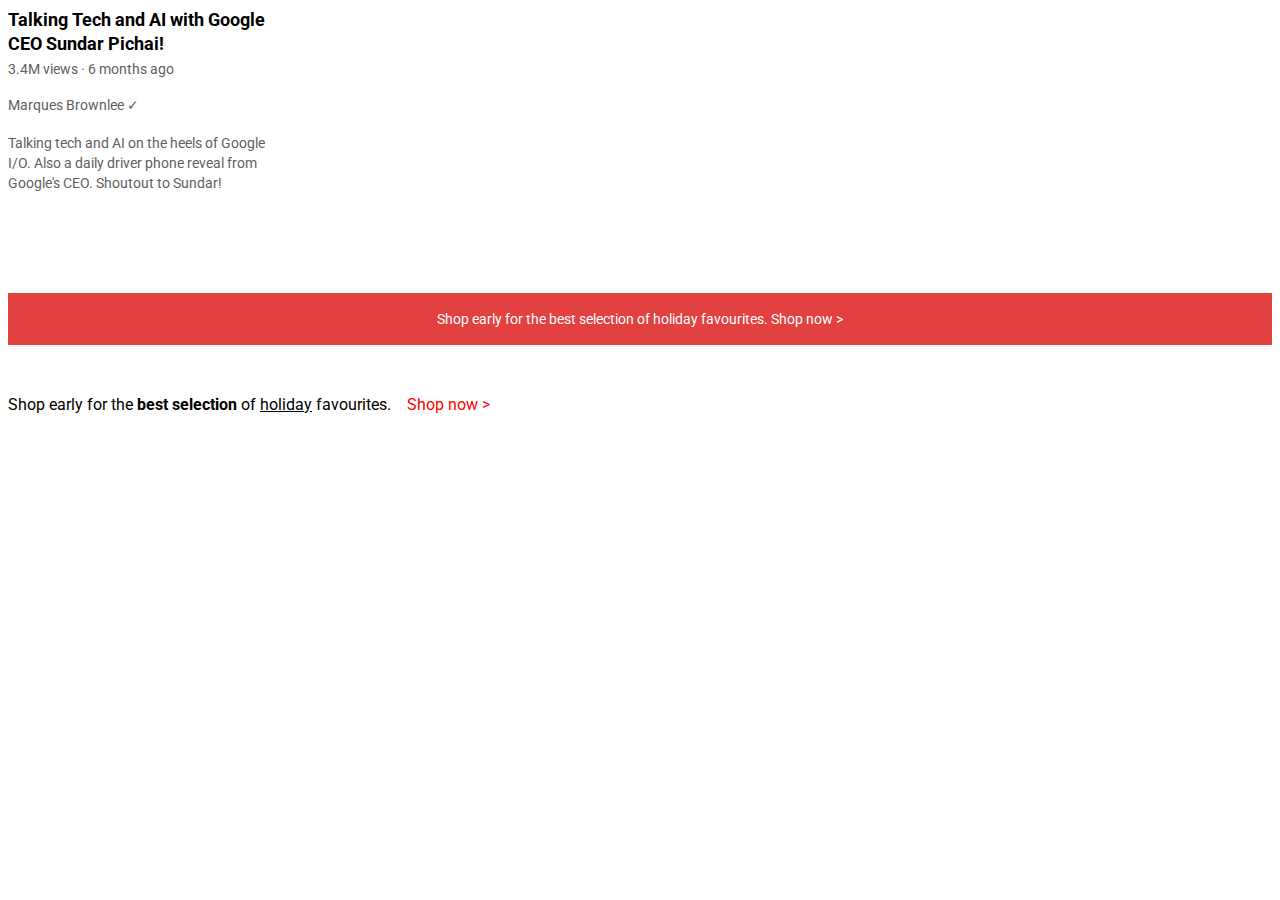
<file: intro-to-html/styles/text.html>
<!DOCTYPE html>
<html>
    <head>
        <title>Text Practice</title>
        <link rel="preconnect" href="https://fonts.googleapis.com">
        <link rel="preconnect" href="https://fonts.gstatic.com" crossorigin>
        <link href="https://fonts.googleapis.com/css2?family=Roboto:wght@400;700&display=swap" rel="stylesheet">
        <link rel="stylesheet" href="text.css">
    </head>
    <body>
        <p class="video-title">Talking Tech and AI with Google CEO Sundar Pichai!</p>
        <p class="video-stats">3.4M views &#183; 6 months ago</p>
        <p class="video-autor">Marques Brownlee &#10003;</p>
        <p class="video-description">
        Talking tech and AI on the heels of Google I/O.
         Also a daily driver phone reveal from Google's CEO.
          Shoutout to Sundar!
        </p>
        <p class="apple-text">Shop early for the best selection of holiday favourites. <span class="shop-link">Shop now &#62</span></p>

        <p>Shop early for the <strong>best selection</strong> of <u>holiday</u> favourites. <span class="span-example">Shop now &#62</span></p>
    </body>
</html>
</file>
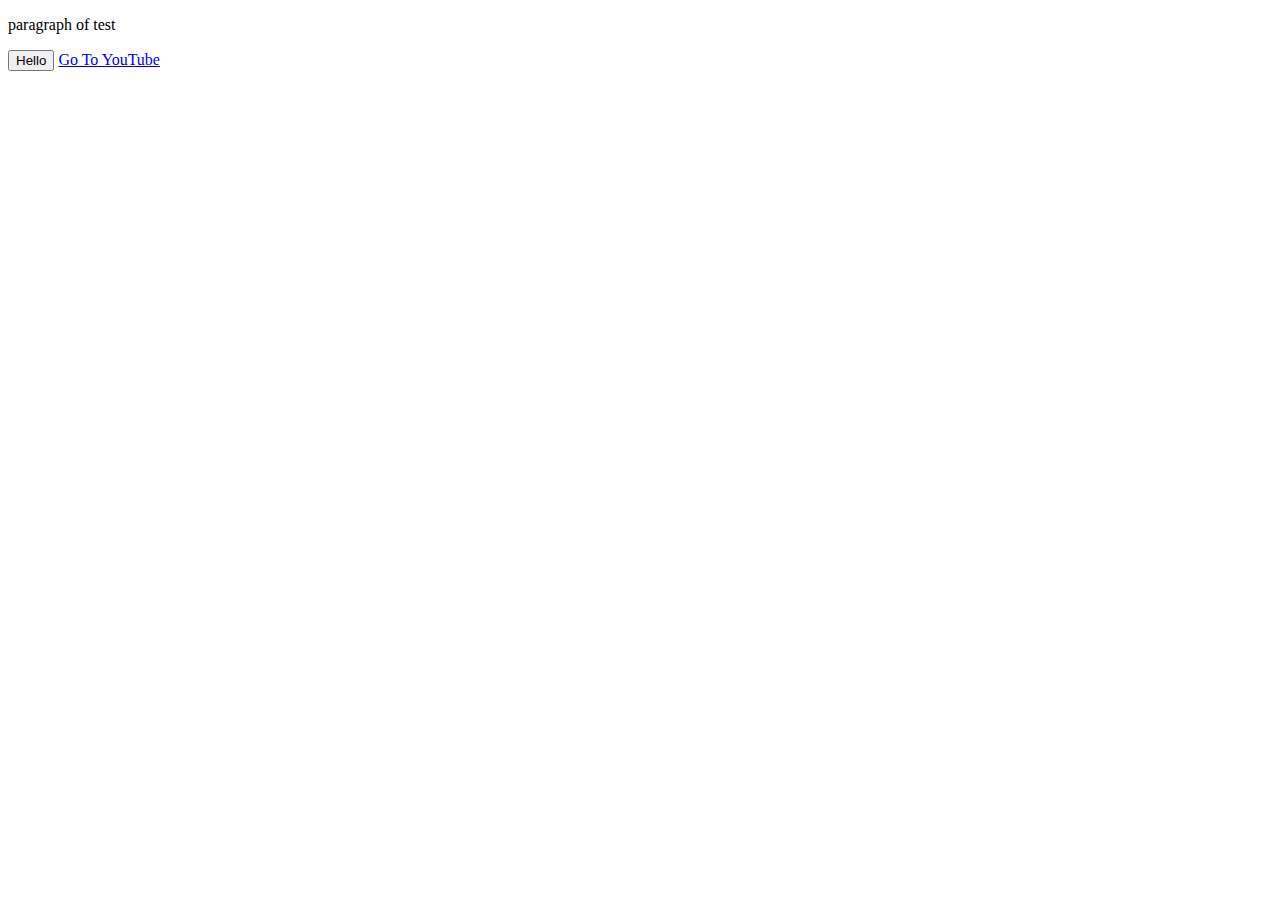
<file: intro-to-html/styles/website.html>
<!DOCTYPE html>
<html>
    <head>
        <title>First Website</title>
    </head>
    <body>
        <p>paragraph of test</p>
        <button>Hello</button>
        <a href="https://www.youtube.com" target="_blank">Go To YouTube</a>
    </body>
</html>
</file>
<file: styles/general.css>
p {
    margin-top: 0px;
    margin-bottom: 0px;
}

body {
    /* This style below will be inherited */
    font-family: Roboto, Arial;
    margin: 0;
    padding-bottom: 1000px;
    padding-top: 80px;
    padding-left: 96px;
    padding-right: 24px;
    background-color: rgb(248, 248, 248);
}
</file>
<file: styles/video.css>
.thumbnail {
    width: 100%;
}

.video-title {
    margin-top: 0;
    font-size: 14px;
    font-weight: 500;
    line-height: 20px;
    margin-bottom: 10px;
}

.video-info-grid {
    display: grid;
    grid-template-columns: 50px 1fr;
}

.profile-picture {
    width: 36px;
    border-radius: 50px;
}

.thumbnail-row {
    margin-bottom: 8px;
    position: relative;
}

.video-author,
.video-stats {
    font-size: 12px;
    color: rgb(96, 96, 96);
}

.video-author {
    margin-bottom: 4px;
}

.video-grid {
    display: grid;
    grid-template-columns: 1fr 1fr 1fr;
    column-gap: 16px;
    row-gap: 40px;
}

@media (max-width: 750px) {
    .video-grid {
        grid-template-columns: 1fr 1fr;
    }
}
@media (min-width: 751px) and (max-width: 999px){
    .video-grid {
        grid-template-columns: 1fr 1fr 1fr;
    }
}
@media (min-width: 1000px) {
    .video-grid {
        grid-template-columns: 1fr 1fr 1fr 1fr;
    }
}

.video-time {
    font-size: 12px;
    font-weight: 500;
    padding: 4px;
    border-radius: 2px;
    background-color: black;
    color: white;
    position: absolute;
    bottom: 8px;
    right: 5px;
}
</file>
<file: styles/header.css>
.header  {
    height: 55px;
    display: flex;
    flex-direction: row;
    justify-content: space-between;

    position: fixed;
    top: 0;
    left: 0;
    right: 0;
    z-index: 100;

    background-color: white;
    border-bottom-width: 1px;
    border-bottom-style: solid;
    border-bottom-color:rgb(228, 228, 228);
}

.left-section {
    display: flex;
    align-items: center;
}
.hamburger-menu {
    height: 24px;
    margin-left: 24px;
    margin-right: 24px;
    cursor: pointer;
}
.youtube-logo {
    height: 20px;
    cursor: pointer;
}

.middle-section {
    flex: 1;
    margin-left: 70px;
    margin-right: 35px;
    max-width: 500px;
    display: flex;
    align-items: center;
}
.search-bar {
    flex: 1;
    height: 36px;
    padding-left: 10px;
    font-size: 16px;
    border: 1px solid rgb(192,192,192);
    border-radius: 2px;
    box-shadow: inset 1px 2px 3px rgba(0,0,0, 0.05);
    width: 0;
}

.search-bar:placeholder {
    font-size: 16px;
}

.search-btn {
    height:40px;
    width: 66px;
    background-color: rgb(240, 240, 240);
    border-width: 1px;
    border-style: solid;
    border-color: rgb(192,192,192);
    margin-left: -1px;
    margin-right: 10px;
    cursor: pointer;
}

.search-btn,
.voice-search-btn,
.upload-icon-container,
.youtube-apps-icon-container,
.notifications-icon-container {
    display: flex;
    justify-content: center;
    align-items: center;
    position: relative;
}

.search-btn .tooltip,
.voice-search-btn .tooltip,
.upload-icon-container .tooltip,
.youtube-apps-icon-container .tooltip,
.notifications-icon-container .tooltip {
    position: absolute;
    background-color: gray;
    color: white;
    padding-top: 4px;
    padding-bottom: 4px;
    padding-left: 8px;
    padding-right: 8px;
    border-radius: 2px;
    font-size: 12px;
    bottom: -30px;
    opacity: 0;
    transition: opacity 0.15s;
    pointer-events: none;
    white-space: nowrap;
}
.search-btn:hover .tooltip,
.voice-search-btn:hover .tooltip,
.upload-icon-container:hover .tooltip,
.youtube-apps-icon-container:hover .tooltip,
.notifications-icon-container:hover .tooltip {
    opacity: 1;
}


.search-icon {
    height:25px;
}
.voice-search-btn {
    height: 40px;
    width: 40px;
    border-radius: 20px;
    border: none;
    background-color: rgb(245, 245, 245);
    cursor: pointer;
}
.voice-search-icon {
    height:24px;
}

.right-section {
    width: 180px;
    margin-right: 20px;
    display: flex;
    align-items: center;
    justify-content: space-between;
    flex-shrink: 0;
}
.upload-icon {
    height: 24px;
    cursor: pointer;
}
.youtube-apps-icon {
    height: 24px;
    cursor: pointer;
}
.notification-icon {
    height: 24px;
    cursor: pointer;
}
.current-user-picture {
    height: 32px;
    border-radius: 16px;
    cursor: pointer;
}
.notifications-icon-container {
    position: relative;
}
.notifications-count {
    position: absolute;
    top: -2px; 
    right: -2px;
    background-color: rgb(200, 0, 0);
    color: white;
    font-size: 11px;
    padding-right: 5px;
    padding-left: 5px;
    padding-top: 2px;
    padding-bottom: 2px;
    border-radius: 10px;
}
</file>
<file: styles/sidebar.css>
.sidebar {
    position: fixed;
    left: 0;
    bottom: 0;
    top: 55px;
    background-color: white;
    width: 72px;
    z-index: 200;
    padding-top: 5px;
}

.sidebar-link {
    height: 74px;
    display: flex;
    justify-content: center;
    align-items: center;
    flex-direction: column;
    cursor: pointer;
}
.sidebar-link:hover {
    background-color: rgb(235, 235, 235);
}

.sidebar-link img {
    height: 24px; 
    margin-bottom: 5px;
}
.sidebar-link div {
    font-size: 10px;
}
</file>
<file: intro-to-html/styles/buttons.css>
.subscribe-btn {
    background-color: rgb(200, 0, 0);
    color: white;
    border: none;
    border-radius: 2px;
    cursor: pointer;
    margin-right: 8px;
    margin-left: 20px;
    padding-top: 10px;
    padding-bottom: 10px;
    padding-left: 16px;
    padding-right: 16px;
    transition: opacity 0.15s;
    vertical-align: top;
}
.subscribe-btn:hover {
    opacity: 0.8;
}
.subscribe-btn:active {
    opacity: 0.5;
}

.join-btn {
    background-color: white;
    border-color: rgb(6, 95, 212);
    border-style: solid;
    border-width: 1px;
    color: rgb(6, 95, 212);
    border-radius: 2px;
    cursor: pointer;
    padding-top: 9px;
    padding-bottom: 9px;
    padding-left: 16px;
    padding-right: 16px;
    transition: background-color 0.15s, color 0.15s;
}
.join-btn:hover {
    background-color:rgb(6, 95, 212);
    color: white;
}
.join-btn:active {
    opacity: 0.7;
}

.tweet-btn {
    background-color: rgb(29, 155, 240);
    color: white;
    border: none;
    border-radius: 17px;
    font-weight: bold;
    font-size: 15px;
    cursor: pointer;
    margin-left: 8px;
    transition: box-shadow 0.15s;
    vertical-align: top;
    padding-top: 10px;
    padding-bottom: 10px;
    padding-left: 16px;
    padding-right: 16px;
}
.tweet-btn:hover {
    box-shadow: 5px 5px 10px rgba(0, 0, 0, 0.15);   
}
</file>
<file: intro-to-html/styles/text.css>
p {
    font-family: Roboto;
    margin-top: 0px;
    margin-right: 0px;
}

.video-title {
    font-weight: bold;
    font-size: 18px;
    width: 280px;
    line-height: 24px;
    margin-bottom: 5px;
}

.video-stats {
    font-size: 14px;
    color: rgb(96, 96, 96);
    margin-bottom: 20px;
}

.video-autor {
    font-size: 14px;
    color: rgb(96, 96, 96);
    margin-bottom: 20px;
}

.video-description {
    font-size: 14px;
    color: rgb(96, 96, 96);
    width: 280px;
    line-height: 20px;
    margin-bottom: 100px;
}

.apple-text {
    margin-bottom: 50px;
    font-size: 14px;
    background-color: rgb(227, 65, 64);
    color: white;
    text-align: center;
    padding-top: 18px;
    padding-bottom: 18px;
}

.shop-link {
    cursor: pointer;
}
.shop-link:hover {
    text-decoration: underline;
}

.span-example {
    color:red;
    margin-left: 12px;
}
.span-example:hover {
    text-decoration: underline;
}
</file>
